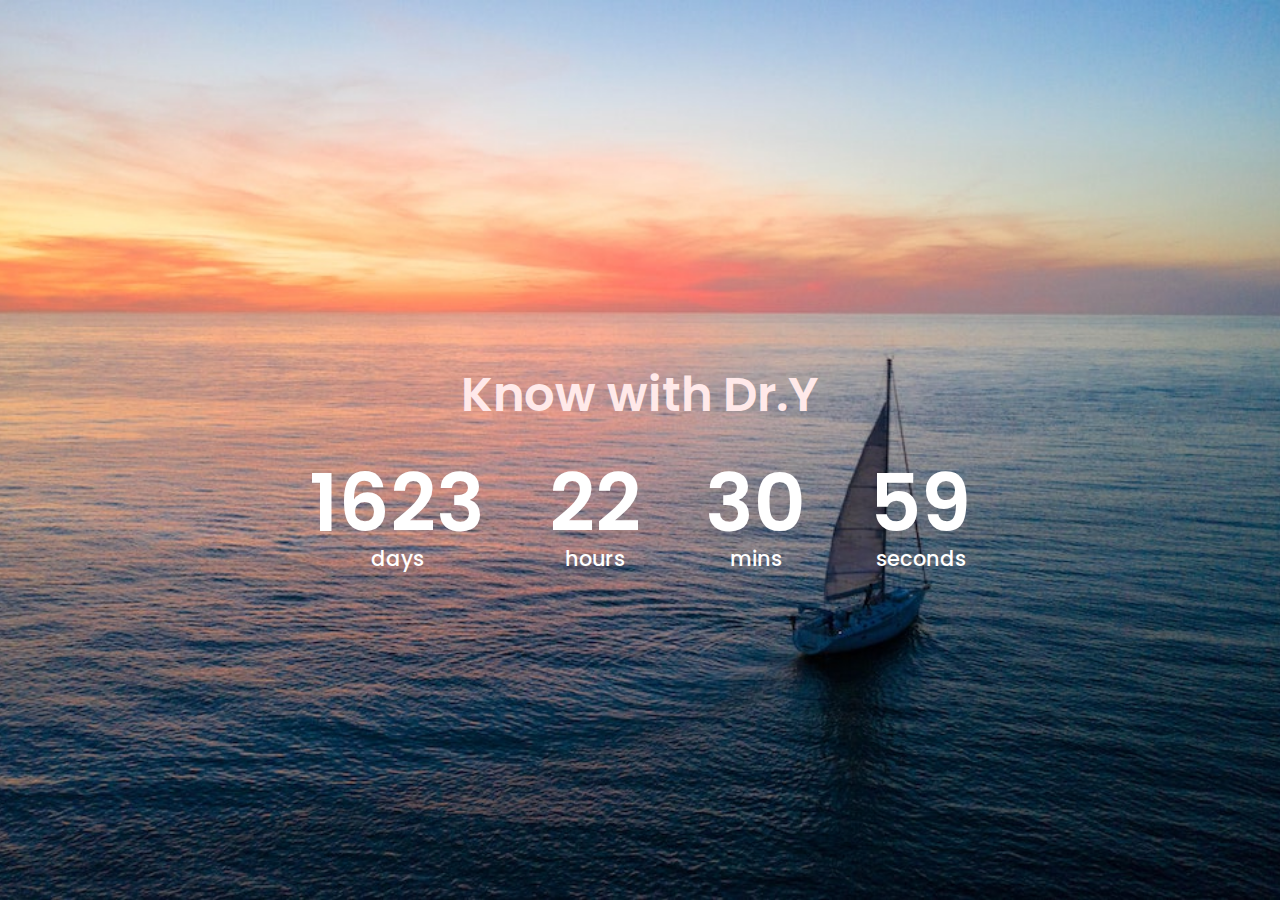
<file: countdown-timer/index.html>
<!DOCTYPE html>
<html lang="en">
  <head>
    <meta charset="UTF-8" />
    <meta name="viewport" content="width=device-width, initial-scale=1.0" />
    <title>countdown Timer</title>
    <link rel="stylesheet" href="style.css" />
    <script src="script.js" defer></script>
  </head>
  <body>
    <h1>Know with Dr.Y</h1>
    <div class="countdown-container">
      <div class="countdown-el days-c">
        <p class="big-text" id="days">0</p>
        <span>days</span>
      </div>
      <div class="countdown-el hours-c">
        <p class="big-text" id="hours">0</p>
        <span>hours</span>
      </div>
      <div class="countdown-el mins-c">
        <p class="big-text" id="mins">0</p>
        <span>mins</span>
      </div>
      <div class="countdown-el seconds-c">
        <p class="big-text" id="seconds">0</p>
        <span>seconds</span>
      </div>
    </div>
  </body>
</html>
</file>
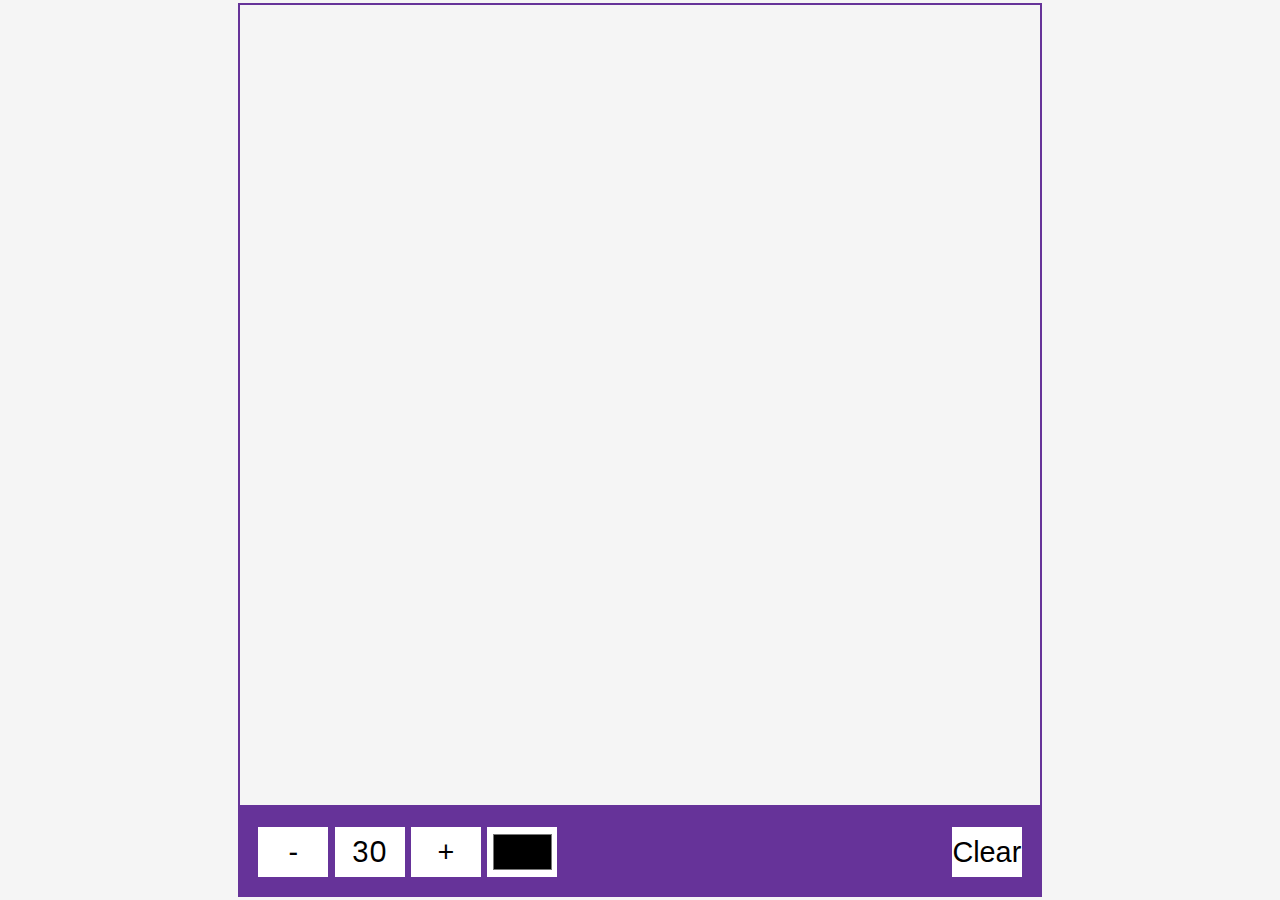
<file: drawing-app/index.html>
<!DOCTYPE html>
<html lang="en">
  <head>
    <meta charset="UTF-8" />
    <meta name="viewport" content="width=device-width, initial-scale=1.0" />
    <title>Drawing App</title>
    <link rel="stylesheet" href="style.css" />
    <script src="script.js" defer></script>
  </head>
  <body>
    <canvas id="canvas" width="800" height="800"></canvas>
    <div class="toolbox">
      <button id="decrease">-</button>
      <span id="size">30</span>
      <button id="increase">+</button>
      <input type="color" id="color" />
      <button id="clear">Clear</button>
    </div>
  </body>
</html>
</file>
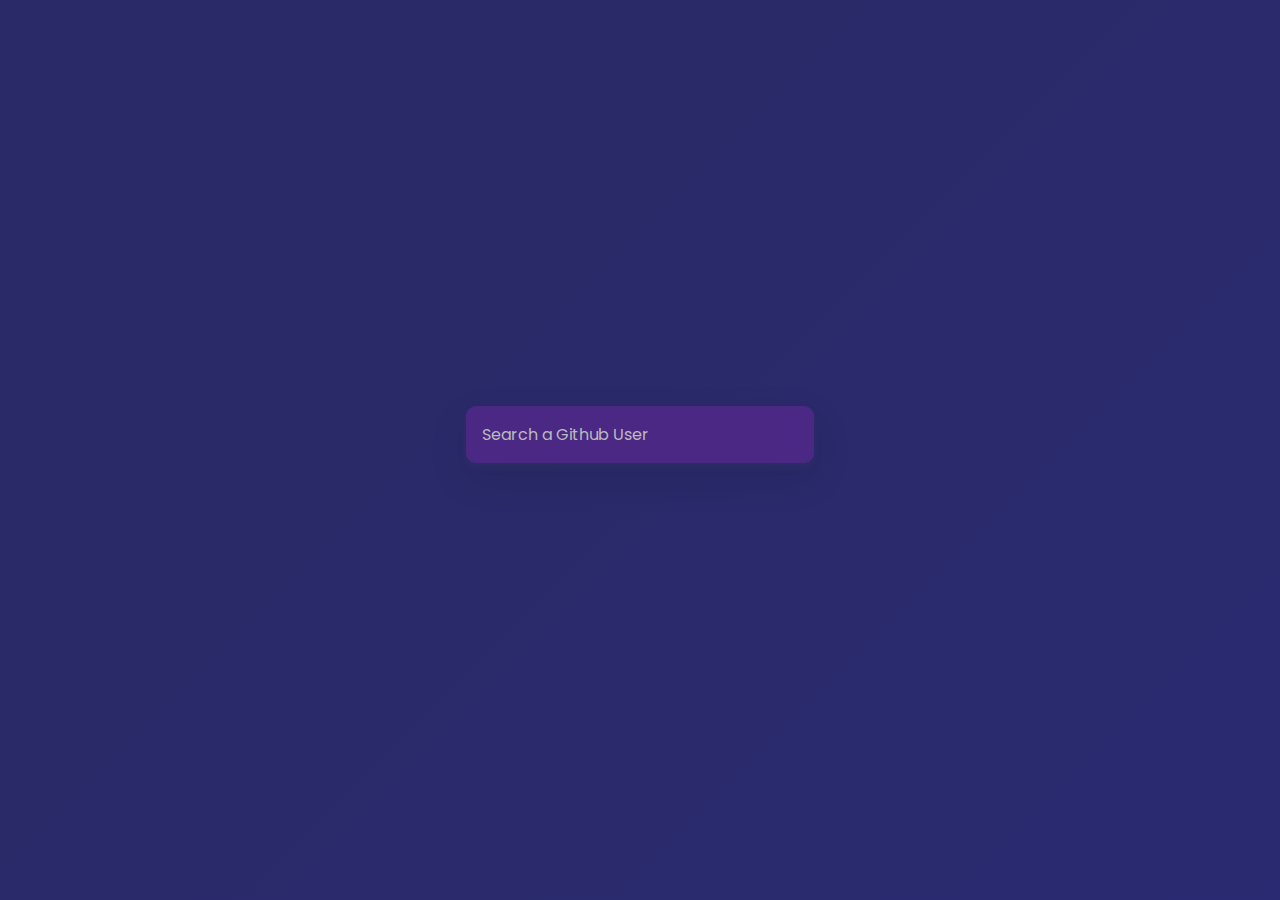
<file: github-profiles/index.html>
<!DOCTYPE html>
<html lang="en">
  <head>
    <meta charset="UTF-8" />
    <meta name="viewport" content="width=device-width, initial-scale=1.0" />
    <title>Github Profiles</title>
    <link rel="stylesheet" href="style.css" />
    <script src="script.js" defer></script>
  </head>
  <body>
    <form id="form">
      <input type="text" id="search" placeholder="Search a Github User" />
    </form>
    <main id="main"></main>
  </body>
</html>
</file>
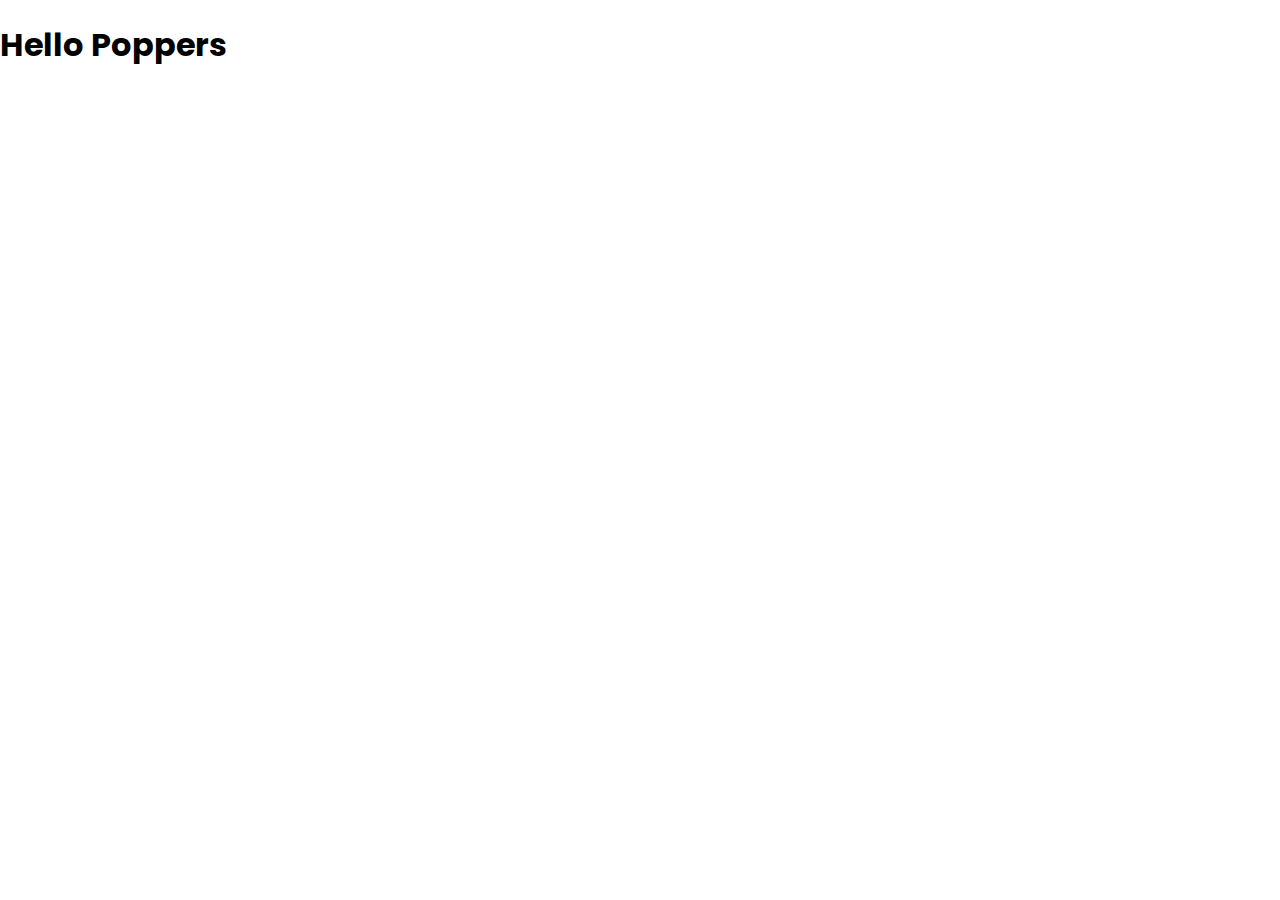
<file: movie-app/index.html>
<!DOCTYPE html>
<html lang="en">
  <head>
    <meta charset="UTF-8" />
    <meta name="viewport" content="width=device-width, initial-scale=1.0" />
    <title>Movie App</title>
    <link rel="stylesheet" href="style.css" />
    <script src="script.js" defer></script>
  </head>
  <body>
    <h1>Hello Poppers</h1>
  </body>
</html>
</file>
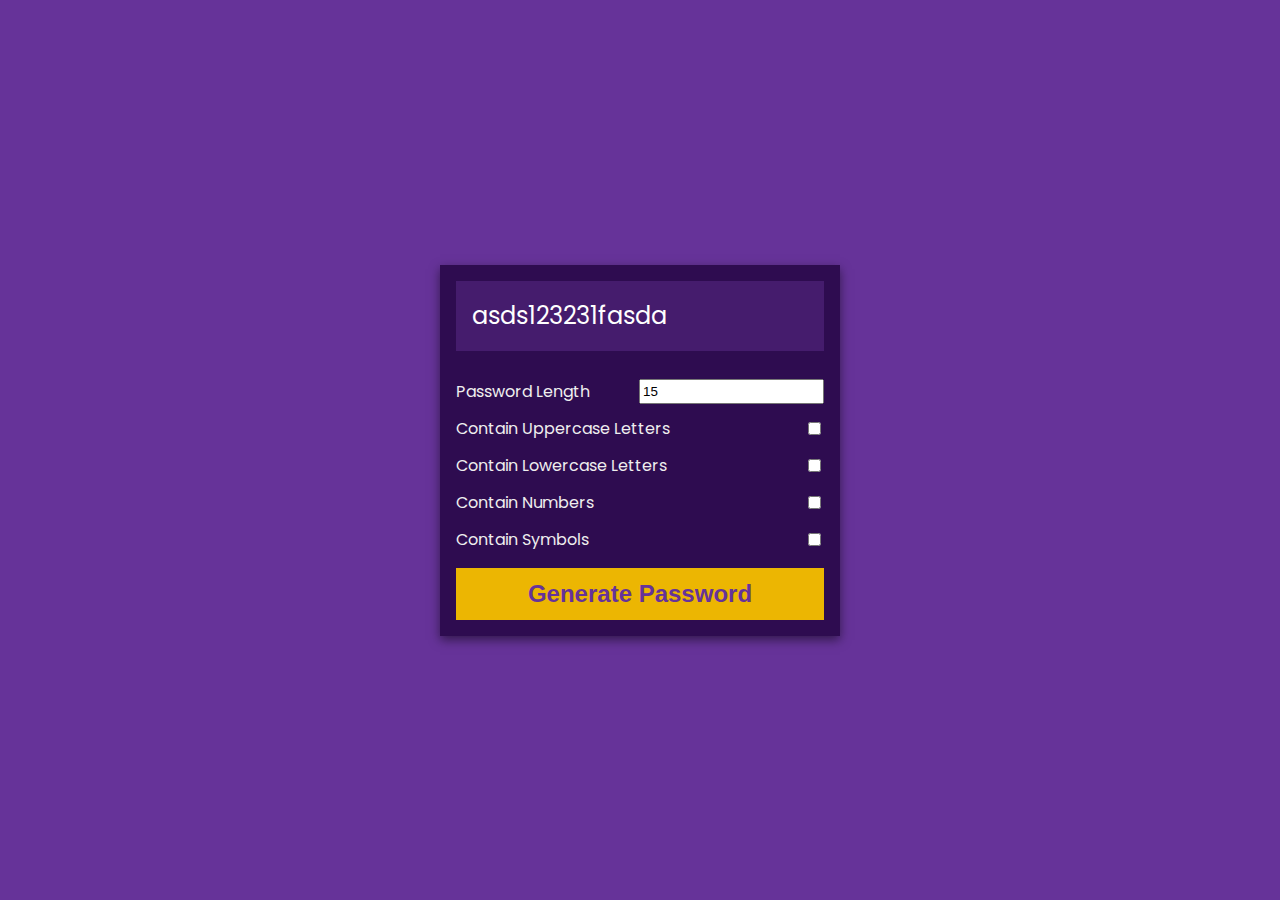
<file: password-generator/index.html>
<!DOCTYPE html>
<html lang="en">
  <head>
    <meta charset="UTF-8" />
    <meta name="viewport" content="width=device-width, initial-scale=1.0" />
    <title>Password Generator</title>
    <link rel="stylesheet" href="style.css" />
    <script src="script.js" defer></script>
  </head>
  <body>
    <div class="pw-container">
      <div class="pw-header">
        <div class="pw">
          <span id="pw">asds123231fasda</span>
          <button id="copy">Copy</button>
        </div>
      </div>
      <div class="pw-body">
        <div class="form-control">
          <label for="len">Password Length</label>
          <input type="number" id="len" value="15" min="2" max30 />
        </div>
        <div class="form-control">
          <label for="upper">Contain Uppercase Letters</label>
          <input id="upper" type="checkbox" />
        </div>
        <div class="form-control">
          <label for="lower">Contain Lowercase Letters</label>
          <input id="lower" type="checkbox" />
        </div>
        <div class="form-control">
          <label for="number">Contain Numbers</label>
          <input id="number" type="checkbox" />
        </div>
        <div class="form-control">
          <label for="symbol">Contain Symbols</label>
          <input id="symbol" type="checkbox" />
        </div>
        <button class="generate" id="generate">Generate Password</button>
      </div>
    </div>
  </body>
</html>
</file>
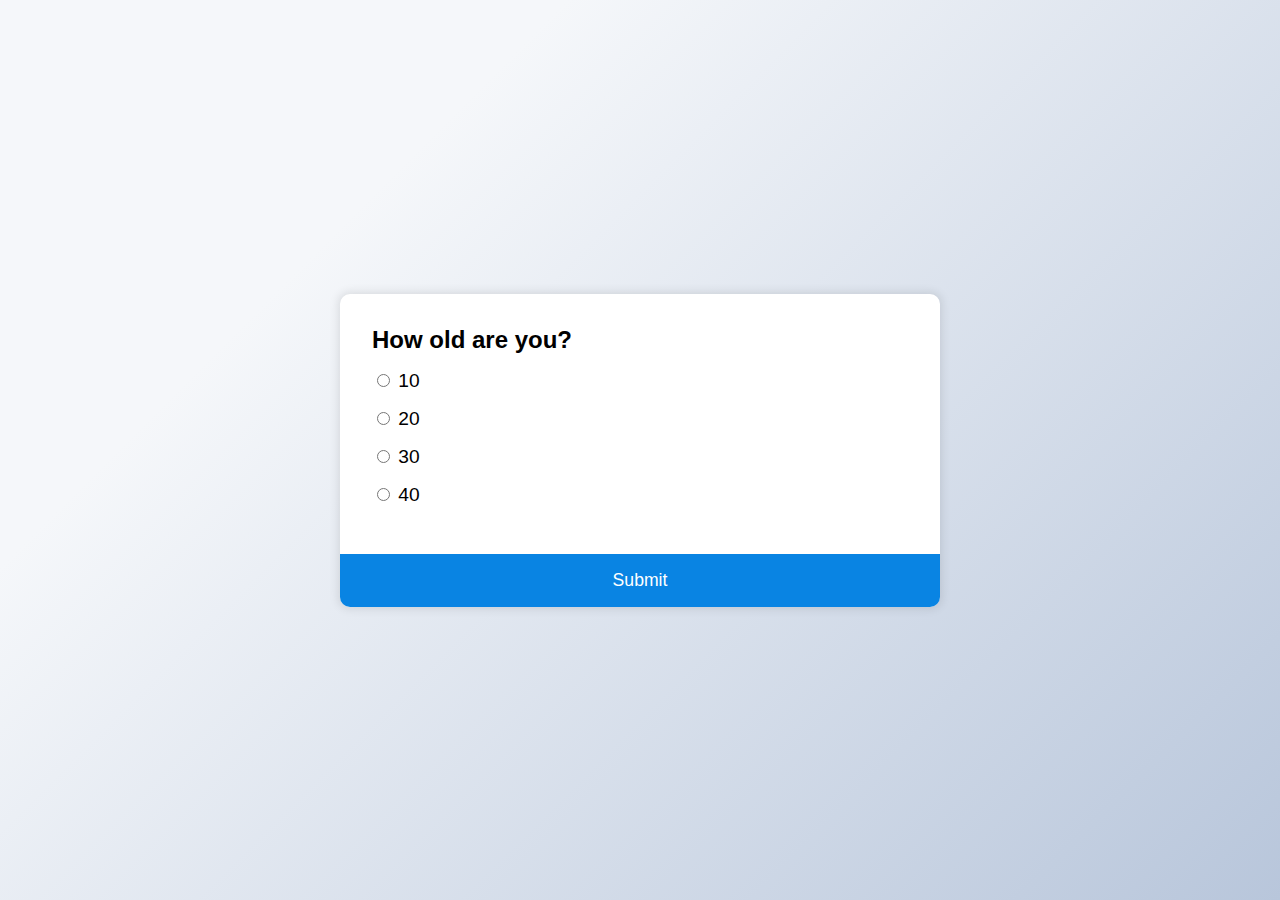
<file: quiz-app/index.html>
<!DOCTYPE html>
<html lang="en">
  <head>
    <meta charset="UTF-8" />
    <meta name="viewport" content="width=device-width, initial-scale=1.0" />
    <title>Quiz App</title>
    <link rel="stylesheet" href="style.css" />
    <script src="script.js" defer></script>
  </head>
  <body>
    <div class="quiz-container" id="quiz">
      <div class="quiz-header">
        <h2 id="question">Question text</h2>
        <ul>
          <li>
            <input type="radio" id="a" name="answer" class="answer" />
            <label id="a_text" for="a">Question</label>
          </li>
          <li>
            <input type="radio" id="b" name="answer" class="answer" />
            <label id="b_text" for="b">Question</label>
          </li>
          <li>
            <input type="radio" id="c" name="answer" class="answer" />
            <label id="c_text" for="c">Question</label>
          </li>
          <li>
            <input type="radio" id="d" name="answer" class="answer" />
            <label id="d_text" for="d">Question</label>
          </li>
        </ul>
      </div>

      <button id="submit">Submit</button>
    </div>
  </body>
</html>
</file>
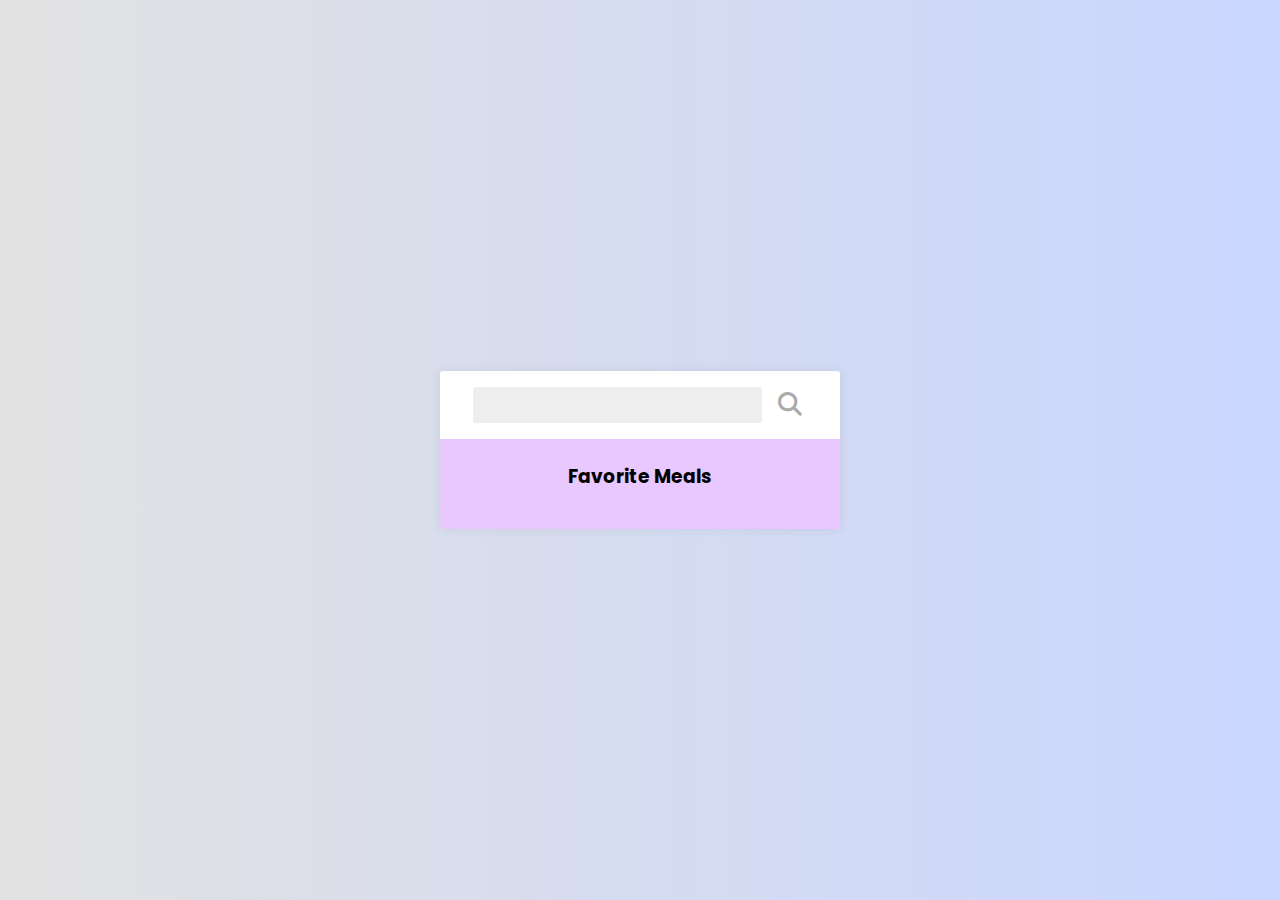
<file: recipe-app/index.html>
<!DOCTYPE html>
<html lang="en">
  <head>
    <meta charset="UTF-8" />
    <meta name="viewport" content="width=device-width, initial-scale=1.0" />
    <title>Recipes App</title>
    <link
      href="https://cdnjs.cloudflare.com/ajax/libs/font-awesome/6.1.1/css/all.min.css"
      rel="stylesheet"
    />
    <link rel="stylesheet" href="style.css" />
    <script src="script.js" defer></script>
  </head>
  <body>
    <div class="mobile-container">
      <header>
        <input type="text" id="search-term" />
        <button id="search">
          <i class="fa-solid fa-magnifying-glass"></i>
        </button>
      </header>
      <div class="fav-container">
        <h3>Favorite Meals</h3>
        <ul class="fav-meals" id="fav-meals"></ul>
      </div>
      <div class="meals" id="meals"></div>
    </div>
    <div class="popup-container hidden" id="meal-popup">
      <div class="popup">
          <button id="close-popup" class="close-popup">
            <i class="fa-solid fa-xmark"></i>
          </button>
          <div class="meal-info" id="meal-info">
        </div>
      </div>
    </div>
  </body>
</html>
</file>
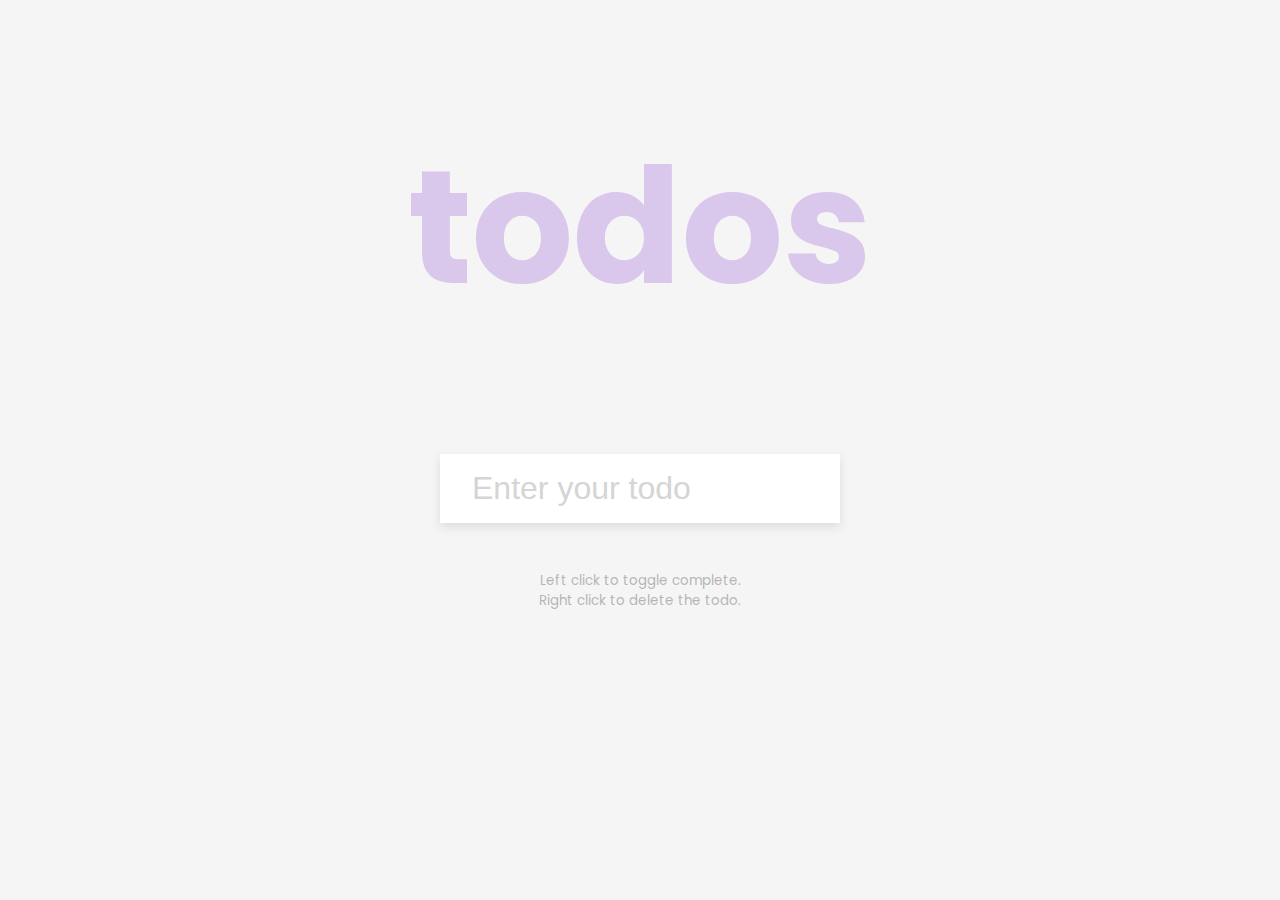
<file: todo-app/index.html>
<!DOCTYPE html>
<html lang="en">
  <head>
    <meta charset="UTF-8" />
    <meta name="viewport" content="width=device-width, initial-scale=1.0" />
    <title>Todo App</title>
    <link rel="stylesheet" href="style.css" />
    <script src="script.js" defer></script>
  </head>
  <body>
    <h1>todos</h1>
    <form id="form">
      <input
        type="text"
        id="input"
        class="input"
        placeholder="Enter your todo"
        autocomplete="off"
      />
      <ul class="todos" id="todos"></ul>
    </form>
    <small
      >Left click to toggle complete.
      <br />
      Right click to delete the todo.</small
    >
  </body>
</html>
</file>
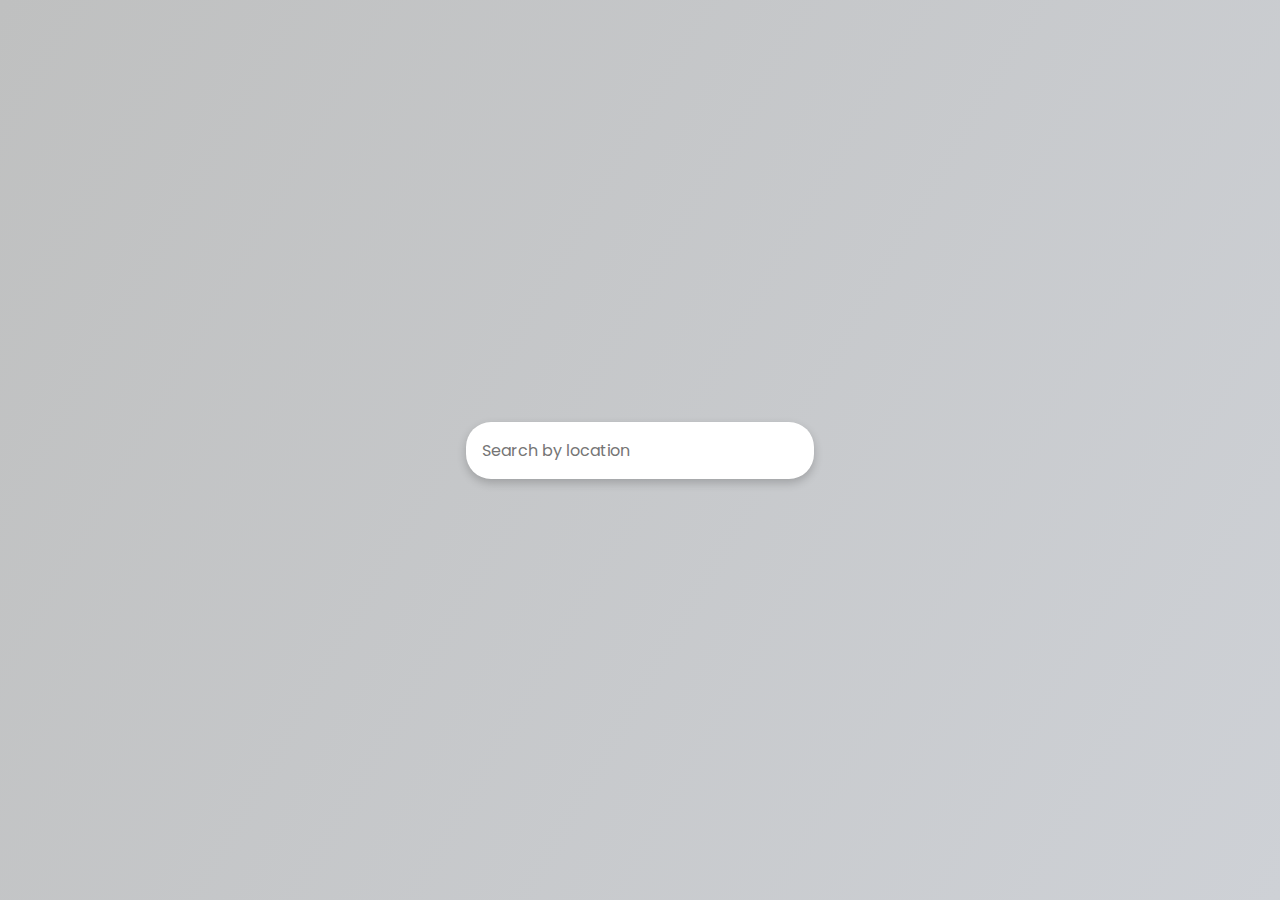
<file: weather-app/index.html>
<!DOCTYPE html>
<html lang="en">
  <head>
    <meta charset="UTF-8" />
    <meta name="viewport" content="width=device-width, initial-scale=1.0" />
    <title>Weather App</title>
    <link rel="stylesheet" href="style.css" />
    <script src="script.js" defer></script>
  </head>
  <body>
    <form id="form">
      <input
        type="text"
        id="search"
        placeholder="Search by location"
        autocomplete="off"
      />
    </form>
    <main id="main"></main>
  </body>
</html>
</file>
<file: countdown-timer/style.css>
@import url("https://fonts.googleapis.com/css2?family=Poppins:wght@200;400;600&display=swap");

* {
  box-sizing: border-box;
}

body {
  background-image: url("sea.jpg");
  background-size: cover;
  background-position: center center;
  font-family: "Poppins", sans-serif;
  display: flex;
  flex-direction: column;
  align-items: center;
  justify-content: center;
  margin: 0;
  min-height: 100vh;
}

h1 {
  font-size: 3rem;
  font-weight: 600;
  text-align: center;
  color: rgb(255, 233, 233);
  margin-bottom: 2rem;
}

.countdown-container {
  display: flex;
  flex-wrap: wrap;
  justify-content: center;
}

.big-text {
  font-size: 5rem;
  font-weight: 600;
  color: #fff;
  line-height: 1;
  margin: 0rem 2rem;
}

.countdown-el {
  text-align: center;
}

.countdown-el span {
  font-size: 1.3rem;
  font-weight: 500;
  color: #fff;
}
</file>
<file: drawing-app/style.css>
@import url("https://fonts.googleapis.com/css2?family=Poppins:wght@200;400;600&display=swap");

* {
  box-sizing: border-box;
}

body {
  background-color: #f5f5f5;
  display: flex;
  flex-direction: column;
  align-items: center;
  justify-content: center;
  font-family: "Poppins", sans-serif;
  margin: 0;
  min-height: 100vh;
}

canvas {
  border: 2px solid rebeccapurple;
}

.toolbox {
  background-color: rebeccapurple;
  border: 1px solid rebeccapurple;
  display: flex;
  padding: 1rem;
  width: 804px;
}

.toolbox > * {
  background-color: #fff;
  border: none;
  display: inline-flex;
  align-items: center;
  justify-content: center;
  font-size: 1.8rem;
  padding: 0.2rem;
  margin: 0.2rem;
  height: 50px;
  width: 70px;
}
.toolbox > *:last-child {
  margin-left: auto;
}
</file>
<file: github-profiles/style.css>
@import url("https://fonts.googleapis.com/css2?family=Poppins:wght@200;400;600&display=swap");

* {
  box-sizing: border-box;
}

body {
  background-color: #2a2a72;
  background-image: linear-gradient(315deg, #2a2a72 0%, #2a2a68 74%);
  display: flex;
  flex-direction: column;
  align-items: center;
  justify-content: center;
  font-family: "Poppins", sans-serif;
  margin: 0;
  min-height: 100vh;
}

input {
  background-color: #4c2885;
  border-radius: 10px;
  border: none;
  box-shadow: 0 5px 10px rgba(154, 160, 185, 0.05),
    0 15px 40px rgba(0, 0, 0, 0.1);
  color: white;
  font-family: inherit;
  font-size: 1rem;
  padding: 1rem;
  margin-bottom: 2rem;
}
input::placeholder {
  color: #bbb;
}
input:focus {
  outline: none;
}

.card {
  background-color: #4c2885;
  background-image: linear-gradient(315deg, #4c2885 0%, #4c11ac 100%);
  border-radius: 20px;
  box-shadow: 0 5px 10px rgba(154, 160, 185, 0.05),
    0 15px 40px rgba(0, 0, 0, 0.1);
  display: flex;
  padding: 3rem;
  max-width: 800px;
}

.avatar {
  border: 10px solid #2a2a72;
  border-radius: 50%;
  height: 150px;
  width: 150px;
}

.user-info {
  color: #eee;
  margin-left: 2rem;
}
.user-info h2 {
  margin-top: 0;
}
.user-info ul {
  display: flex;
  justify-content: space-between;
  list-style-type: none;
  padding: 0;
  max-width: 400px;
}
.user-info ul li {
  display: flex;
  align-items: center;
}
.user-info ul li strong {
  font-size: 0.9rem;
  margin-left: 0.5rem;
}

.repo {
  background-color: #2a2a72;
  border-radius: 5px;
  display: inline-block;
  color: white;
  font-size: 0.7rem;
  padding: 0.25rem 0.5rem;
  margin-right: 0.5rem;
  margin-bottom: 0.5rem;
  text-decoration: none;
}
</file>
<file: movie-app/style.css>
@import url("https://fonts.googleapis.com/css2?family=Poppins:wght@200;400;600&display=swap");

* {
  box-sizing: border-box;
}

body {
  font-family: "Poppins", sans-serif;
  margin: 0;
}
</file>
<file: password-generator/style.css>
@import url("https://fonts.googleapis.com/css2?family=Poppins:wght@200;400;600&display=swap");

* {
  box-sizing: border-box;
}

body {
  background-color: rebeccapurple;
  color: white;
  display: flex;
  align-items: center;
  justify-content: center;
  font-family: "Poppins", sans-serif;
  margin: 0;
  min-height: 100vh;
}
.pw-container {
  background-color: rgb(46, 12, 80);
  box-shadow: 0 4px 10px rgba(0, 0, 0, 0.5);
  min-width: 400px;
}
.pw-header {
  padding: 1rem;
}
.pw {
  background-color: rgb(69, 28, 109);
  display: flex;
  font-size: 1.5rem;
  align-items: center;
  width: 100%;
  height: 70px;
  position: relative;
  padding: 1rem;
  overflow: auto;
}

.pw button {
  background-color: white;
  border: none;
  color: rgb(29, 2, 56);
  cursor: pointer;
  font-family: inherit;
  font-weight: bold;
  padding: 0.25rem;
  position: absolute;
  top: 0;
  right: 0;
  transform: translate(0, 20%);
  transition: opacity 0.2s ease, transform 0.2s ease;
  opacity: 0;
}
.pw:hover button {
  opacity: 1;
  transform: translate(0, 0%);
}
.pw-body {
  padding: 0 1rem 1rem;
}
.form-control {
  color: #eee;
  display: flex;
  justify-content: space-between;
  margin: 0.75rem 0;
}
.generate {
  background-color: #ecb602;
  border: none;
  color: rebeccapurple;
  cursor: pointer;
  display: block;
  font-size: 1.5rem;
  font-weight: bold;
  padding: 0.75rem;
  margin-top: 1rem;
  width: 100%;
}
.generate:hover {
  opacity: 0.8;
}
</file>
<file: quiz-app/style.css>
/* @import url("https://fonts.googleapis.com/css2?family=Poppins:wght@200;400;600&display=swap"); */

* {
  box-sizing: border-box;
}

body {
  background-color: #b8c6db;
  background-image: linear-gradient(315deg, #b8c6db 0%, #f5f7fa 74%);
  font-family: "Poppins", sans-serif;
  margin: 0;
  min-height: 100vh;
  display: flex;
  justify-content: center;
  align-items: center;
}

.quiz-container {
  background-color: #fff;
  border-radius: 10px;
  width: 600px;
  box-shadow: 0 0 10px 2px rgba(0, 0, 0, 0.1);
  overflow: hidden;
}

.quiz-header {
  padding: 2rem;
}
h2 {
  margin: 0;
}

ul {
  list-style-type: none;
  padding: 0;
}
ul li {
  font-size: 1.2rem;
  margin: 1rem 0;
}

ul li label {
  cursor: pointer;
}

button {
  background-color: #0984e3;
  border: none;
  color: #fff;
  display: block;
  width: 100%;
  font-size: 1.1rem;
  font-family: inherit;
  padding: 1rem;
}

button:hover {
  background-color: #74b9ff;
}
</file>
<file: recipe-app/style.css>
@import url("https://fonts.googleapis.com/css2?family=Poppins:wght@200;400;600&display=swap");

* {
  box-sizing: border-box;
}

body {
  font-family: "Poppins", sans-serif;
  margin: 0;
  background: #c9d6ff; /* fallback for old browsers */
  background: -webkit-linear-gradient(
    to right,
    #e2e2e2,
    #c9d6ff
  ); /* Chrome 10-25, Safari 5.1-6 */
  background: linear-gradient(
    to right,
    #e2e2e2,
    #c9d6ff
  ); /* W3C, IE 10+/ Edge, Firefox 16+, Chrome 26+, Opera 12+, Safari 7+ */
  display: flex;
  align-items: center;
  justify-content: center;
  min-height: 100vh;
}

.mobile-container {
  width: 400px;
  background-color: #fff;
  box-shadow: 0 0 10px #3333331a;
  overflow: hidden;
  border-radius: 3px;
}
img {
  max-width: 100%;
}

header {
  display: flex;
  align-items: center;
  justify-content: center;
  padding: 1rem;
}

header input {
  background-color: #eee;
  border: none;
  border-radius: 3px;
  padding: 0.5rem 1rem;
  font-family: inherit;
}
header button {
  background-color: transparent;
  border: none;
  color: #aaa;
  font-size: 1.5rem;
  margin-left: 10px;
  cursor: pointer;
}
.fav-container {
  background-color: rgb(233, 199, 255);
  padding: 0.25rem 1rem;
  text-align: center;
}
.fav-meals {
  display: flex;
  flex-wrap: wrap;
  justify-content: center;
  list-style-type: none;
  padding: 0;
}
.fav-meals li {
  position: relative;
  margin: 5px;
  width: 75px;
  cursor: pointer;
}
.fav-meals li .clear {
  background-color: transparent;
  border: none;
  position: absolute;
  top: -0.5rem;
  right: -0.5rem;
  font-size: 1.2rem;
  cursor: pointer;
  opacity: 0;
}
.fav-meals li:hover .clear {
  opacity: 1;
}
.fav-meals li img {
  height: 70px;
  width: 70px;
  border: 2px solid #ffffffff;
  border-radius: 50%;
  object-fit: cover;
  box-shadow: 0 0 10px 2px #3333331a;
}
.fav-meals li span {
  font-size: 0.9rem;
  display: inline-block;
  white-space: nowrap;
  overflow: hidden;
  text-overflow: ellipsis;
  width: 75px;
}

.meal {
  border-radius: 3px;
  margin: 1.5rem;
  box-shadow: 0 0 10px 2px #3333331a;
}
.meal-header {
  position: relative;
}

.meal-header .random {
  position: absolute;
  top: 1rem;
  background-color: #fff;
  padding: 0.25rem 0.5rem;
  border-top-right-radius: 3px;
  border-bottom-right-radius: 3px;
}
.meal-header img {
  height: 250px;
  width: 100%;
  object-fit: cover;
}
.meal-body {
  display: flex;
  align-items: center;
  justify-content: space-between;
  padding: 1rem;
}
.meal-body h4 {
  margin: 0;
}
.meal-body .fav-btn {
  border: none;
  background-color: transparent;
  font-size: 1.2rem;
  color: rgb(197, 188, 188);
  cursor: pointer;
}

.meal-body .fav-btn:active {
  color: rebeccapurple;
}

.popup-container {
  background-color: rgba(0, 0, 0, 0.5);
  display: flex;
  align-items: center;
  justify-content: center;
  position: fixed;
  left: 0;
  right: 0;
  top: 0;
  bottom: 0;
}
.popup-container.hidden {
  opacity: 0;
  pointer-events: none;
}
.popup {
  background-color: #fff;
  border-radius: 5px;
  padding: 0 2rem;
  position: relative;
  overflow: auto;
  max-width: 600px;
  max-height: 100vh;
  width: 100%;
}
.popup .close-popup {
  background-color: transparent;
  position: absolute;
  cursor: pointer;
  top: 1rem;
  right: 1rem;
  border: none;
  font-size: 1.5rem;
}
.meal-info h1 {
  text-align: center;
}
</file>
<file: todo-app/style.css>
@import url("https://fonts.googleapis.com/css2?family=Poppins:wght@200;400;600&display=swap");

* {
  box-sizing: border-box;
}

body {
  background-color: #f5f5f5;
  display: flex;
  align-items: center;
  flex-direction: column;
  font-family: "Poppins", sans-serif;
  margin: 0;
  min-height: 100vh;
}

h1 {
  color: rgb(179, 131, 225);
  font-size: 10rem;
  text-align: center;
  opacity: 0.4;
}

form {
  box-shadow: 0 4px 10px rgba(0, 0, 0, 0.1);
  max-width: 100%;
  width: 400px;
}

.input {
  border: none;
  color: #765;
  font-size: 2rem;
  padding: 1rem 2rem;
  display: block;
  width: 100%;
}

.input::placeholder {
  color: #d5d5d5;
}

.todos {
  background-color: #fff;
  padding: 0;
  margin: 0;
  list-style-type: none;
}

.todos li {
  border-top: 1px solid #e5e5e5;
  font-size: 1.5rem;
  cursor: pointer;
  padding: 1rem 2rem;
}
.todos li.completed {
  text-decoration: line-through;
  color: #b5b5b5;
}
small {
  margin-top: 3rem;
  color: #b5b5b5;
  text-align: center;
}
</file>
<file: weather-app/style.css>
@import url("https://fonts.googleapis.com/css2?family=Poppins:wght@200;400;600&display=swap");

* {
  box-sizing: border-box;
}
body {
  background: linear-gradient(300deg, #ced1d6, #bfc0c0);
  font-family: "Poppins", sans-serif;
  display: flex;
  flex-direction: column;
  align-items: center;
  justify-content: center;
  margin: 0;
  min-height: 100vh;
}

input {
  background-color: #fff;
  border: none;
  border-radius: 25px;
  box-shadow: 0 4px 10px rgba(0, 0, 0, 0.2);
  font-family: inherit;
  font-size: 1rem;
  padding: 1rem;
  min-width: 300px;
}

input:focus {
  outline: none;
}

.weather {
  font-size: 2rem;
  text-align: center;
}

.weather h2 {
  display: flex;
  align-items: center;
  margin-bottom: 0;
}
</file>
